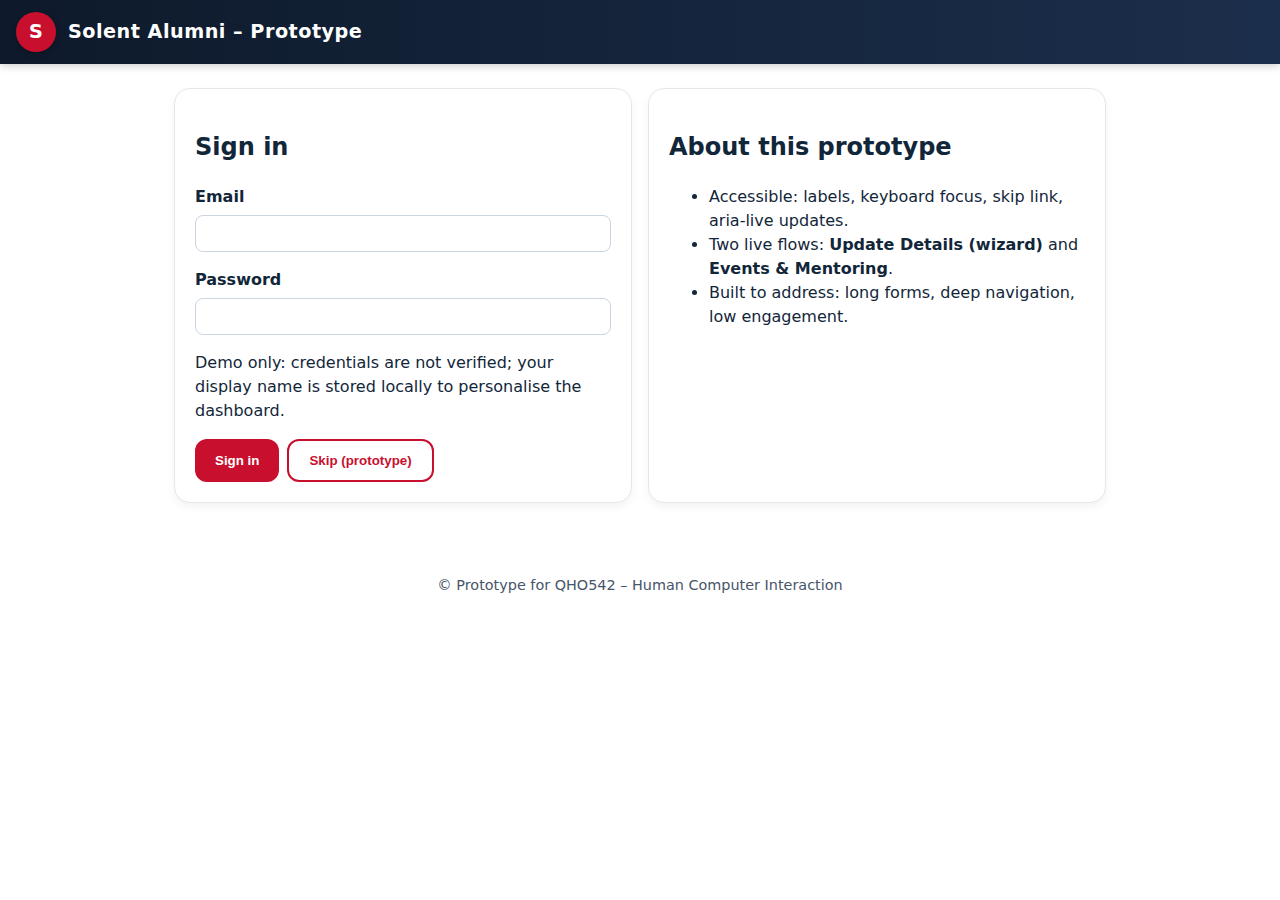
<file: index.html>
<!DOCTYPE html>
<html lang="en">
<head>
  <meta charset="utf-8">
  <meta name="viewport" content="width=device-width, initial-scale=1">
  <title>Solent Alumni | Login (Prototype)</title>
  <link rel="stylesheet" href="style.css">
  <script defer src="script.js"></script>
</head>
<body>
  <a href="#main" class="skiplink">Skip to content</a>
  <header><div class="logo" aria-hidden="true">S</div><h1>Solent Alumni – Prototype</h1></header>
  <main id="main" class="container">
    <div class="grid grid-2">
      <section class="card" aria-labelledby="signinTitle" aria-describedby="loginHelp">
        <h2 id="signinTitle">Sign in</h2>
        <form onsubmit="handleLogin(event)">
          <div class="input"><label for="email">Email</label><input id="email" name="email" type="email" autocomplete="username" required></div>
          <div class="input"><label for="password">Password</label><input id="password" name="password" type="password" autocomplete="current-password" required></div>
          <p id="loginHelp">Demo only: credentials are not verified; your display name is stored locally to personalise the dashboard.</p>
          <div style="display:flex;gap:.5rem;">
            <button type="submit" class="btn">Sign in</button>
            <button type="button" class="btn secondary" onclick="goto('dashboard.html')">Skip (prototype)</button>
          </div>
        </form>
      </section>
      <aside class="card">
        <h2>About this prototype</h2>
        <ul>
          <li>Accessible: labels, keyboard focus, skip link, aria-live updates.</li>
          <li>Two live flows: <strong>Update Details (wizard)</strong> and <strong>Events & Mentoring</strong>.</li>
          <li>Built to address: long forms, deep navigation, low engagement.</li>
        </ul>
      </aside>
    </div>
  </main>
  <footer>© Prototype for QHO542 – Human Computer Interaction</footer>
</body>
</html>
</file>
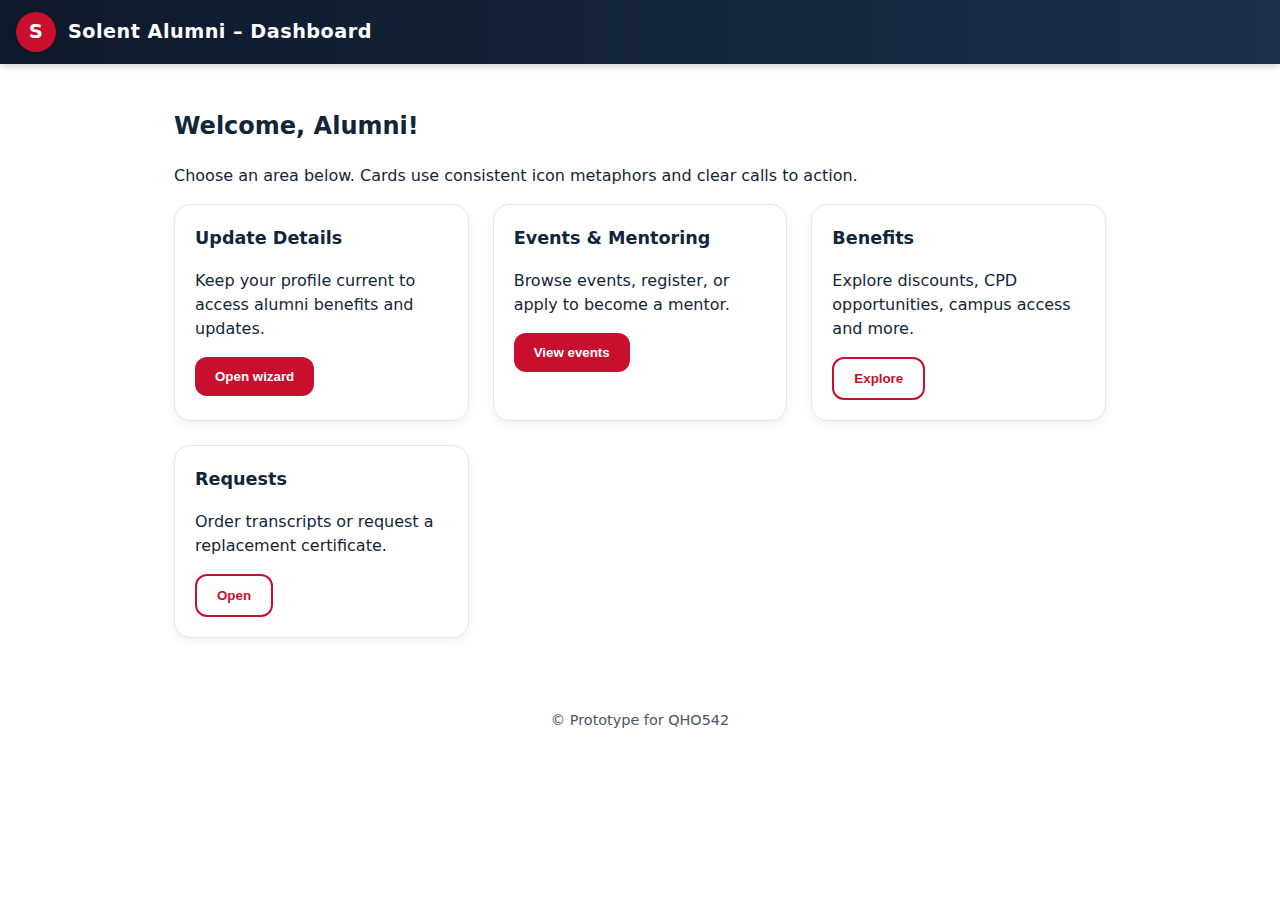
<file: dashboard.html>
<!DOCTYPE html>
<html lang="en">
<head>
  <meta charset="utf-8">
  <meta name="viewport" content="width=device-width, initial-scale=1">
  <title>Solent Alumni | Dashboard</title>
  <link rel="stylesheet" href="style.css">
  <script defer src="script.js"></script>
</head>
<body>
  <a href="#main" class="skiplink">Skip to content</a>
  <header><div class="logo" aria-hidden="true">S</div><h1>Solent Alumni – Dashboard</h1></header>
  <main id="main" class="container">
    <h2>Welcome, <span id="welcomeName">Alumni</span>!</h2>
    <p>Choose an area below. Cards use consistent icon metaphors and clear calls to action.</p>
    <section class="cards" aria-label="Main menu">
      <article class="card"><h3>Update Details</h3><p>Keep your profile current to access alumni benefits and updates.</p><button class="btn" onclick="goto('update-details.html')" aria-label="Open Update Details wizard">Open wizard</button></article>
      <article class="card"><h3>Events &amp; Mentoring</h3><p>Browse events, register, or apply to become a mentor.</p><button class="btn" onclick="goto('events.html')">View events</button></article>
      <article class="card"><h3>Benefits</h3><p>Explore discounts, CPD opportunities, campus access and more.</p><button class="btn secondary" onclick="alert('Prototype placeholder')">Explore</button></article>
      <article class="card"><h3>Requests</h3><p>Order transcripts or request a replacement certificate.</p><button class="btn secondary" onclick="alert('Prototype placeholder')">Open</button></article>
    </section>
  </main>
  <footer>© Prototype for QHO542</footer>
</body>
</html>
</file>
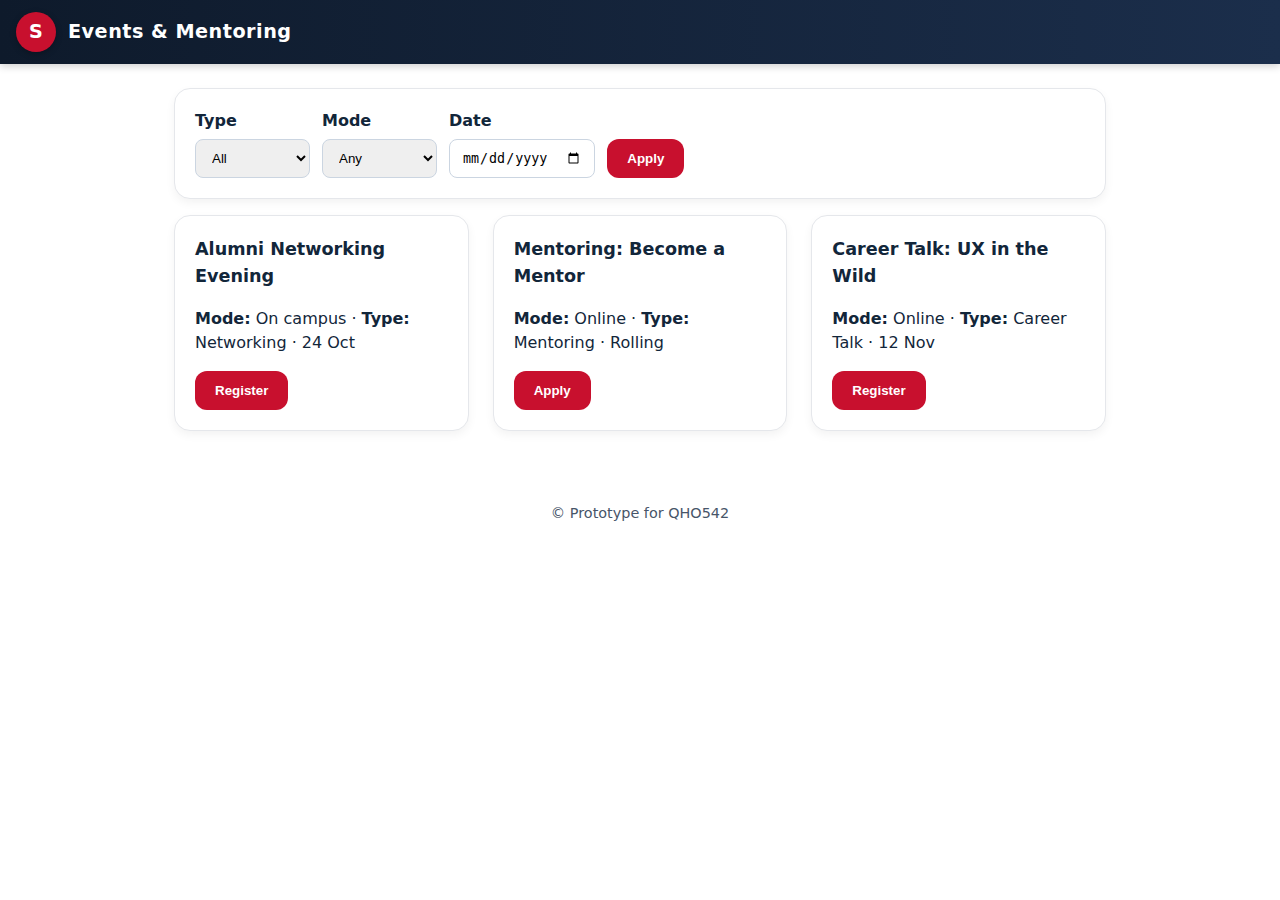
<file: events.html>
<!DOCTYPE html>
<html lang="en">
<head>
  <meta charset="utf-8">
  <meta name="viewport" content="width=device-width, initial-scale=1">
  <title>Solent Alumni | Events & Mentoring</title>
  <link rel="stylesheet" href="style.css">
  <script defer src="script.js"></script>
</head>
<body>
  <a href="#main" class="skiplink">Skip to content</a>
  <header><div class="logo" aria-hidden="true">S</div><h1>Events &amp; Mentoring</h1></header>
  <main id="main" class="container">
    <form class="filterbar card" onsubmit="event.preventDefault()" aria-label="Event filters">
      <div class="input"><label for="type">Type</label>
        <select id="type"><option value="all">All</option><option value="networking">Networking</option><option value="talk">Career Talk</option><option value="mentoring">Mentoring</option></select>
      </div>
      <div class="input"><label for="mode">Mode</label>
        <select id="mode"><option value="all">Any</option><option value="online">Online</option><option value="campus">On campus</option></select>
      </div>
      <div class="input"><label for="date">Date</label><input id="date" type="date"></div>
      <button class="btn" type="button" onclick="alert('Filters applied (prototype)')">Apply</button>
    </form>
    <section class="cards" aria-label="Events list">
      <article class="card"><h3>Alumni Networking Evening</h3><p><strong>Mode:</strong> On campus · <strong>Type:</strong> Networking · 24 Oct</p><button class="btn" onclick="alert('Registered! (prototype)')">Register</button></article>
      <article class="card"><h3>Mentoring: Become a Mentor</h3><p><strong>Mode:</strong> Online · <strong>Type:</strong> Mentoring · Rolling</p><button class="btn" onclick="alert('Applied! (prototype)')">Apply</button></article>
      <article class="card"><h3>Career Talk: UX in the Wild</h3><p><strong>Mode:</strong> Online · <strong>Type:</strong> Career Talk · 12 Nov</p><button class="btn" onclick="alert('Registered! (prototype)')">Register</button></article>
    </section>
  </main>
  <footer>© Prototype for QHO542</footer>
</body>
</html>
</file>
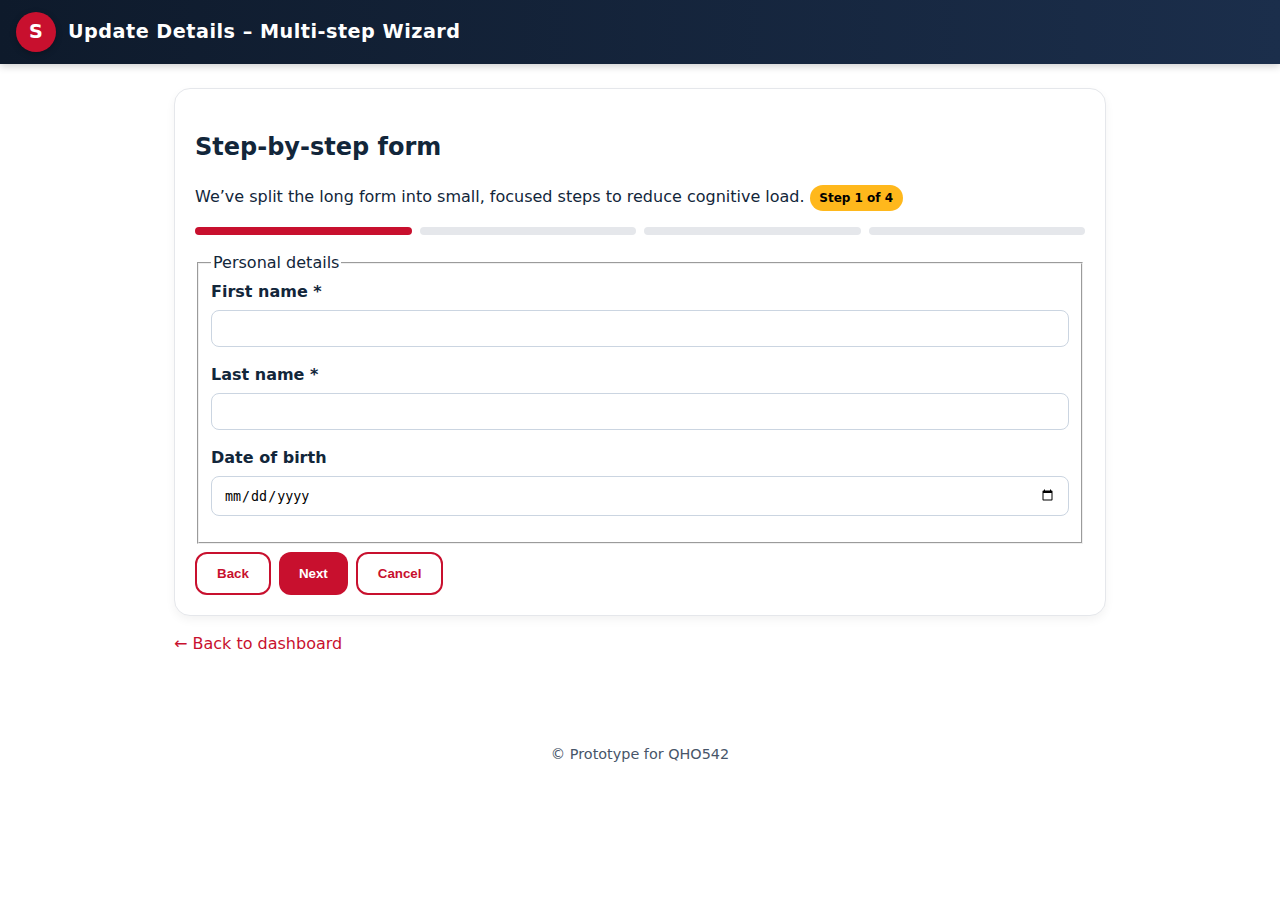
<file: update-details.html>
<!DOCTYPE html>
<html lang="en">
<head>
  <meta charset="utf-8">
  <meta name="viewport" content="width=device-width, initial-scale=1">
  <title>Update Details – Wizard</title>
  <link rel="stylesheet" href="style.css">
  <script defer src="script.js"></script>
</head>
<body>
  <a href="#main" class="skiplink">Skip to content</a>
  <header><div class="logo" aria-hidden="true">S</div><h1>Update Details – Multi-step Wizard</h1></header>
  <main id="main" class="container">
    <div class="card wizard" role="group" aria-labelledby="wizardTitle" aria-describedby="wizardDesc">
      <h2 id="wizardTitle">Step-by-step form</h2>
      <p id="wizardDesc">We’ve split the long form into small, focused steps to reduce cognitive load. <span class="badge" aria-live="polite" id="live">Step 1 of 4</span></p>
      <div class="progress" aria-hidden="true"><div class="step"></div><div class="step"></div><div class="step"></div><div class="step"></div></div>
      <form onsubmit="submitWizard(event)" novalidate>
        <section class="wizard-step" aria-label="Personal details">
          <fieldset><legend>Personal details</legend>
            <div class="input"><label for="first">First name <span aria-hidden="true">*</span></label><input id="first" name="first" required autocomplete="given-name"></div>
            <div class="input"><label for="last">Last name <span aria-hidden="true">*</span></label><input id="last" name="last" required autocomplete="family-name"></div>
            <div class="input"><label for="dob">Date of birth</label><input id="dob" name="dob" type="date" autocomplete="bday"></div>
          </fieldset>
        </section>
        <section class="wizard-step" aria-label="Contact">
          <fieldset><legend>Contact</legend>
            <div class="input"><label for="email2">Email <span aria-hidden="true">*</span></label><input id="email2" name="email" type="email" required autocomplete="email" placeholder="name@example.com"></div>
            <div class="input"><label for="phone">Phone</label><input id="phone" name="phone" type="tel" autocomplete="tel" placeholder="+44 7xxx xxxxxx" pattern="^[+0-9 ()-]{7,}$"></div>
            <div class="input"><label for="country">Country</label><input id="country" name="country" list="countries" autocomplete="country-name" placeholder="Start typing…"><datalist id="countries"><option>United Kingdom</option><option>Ireland</option><option>United States</option><option>Germany</option><option>France</option><option>Spain</option><option>Italy</option><option>India</option><option>Nigeria</option><option>China</option><option>Australia</option></datalist></div>
          </fieldset>
        </section>
        <section class="wizard-step" aria-label="Employment">
          <fieldset><legend>Employment (optional)</legend>
            <div class="input"><label for="employer">Employer</label><input id="employer" name="employer" placeholder="Company name"></div>
            <div class="input"><label for="role">Job title</label><input id="role" name="role" placeholder="e.g., UX Designer"></div>
            <div class="input"><label for="sector">Sector</label><select id="sector" name="sector"><option value="">Select sector</option><option>Technology</option><option>Finance</option><option>Healthcare</option><option>Education</option><option>Creative Industries</option><option>Public Sector</option></select></div>
          </fieldset>
        </section>
        <section class="wizard-step" aria-label="Subscriptions and consent">
          <fieldset><legend>Subscriptions and consent</legend>
            <div class="input"><label><input type="checkbox" id="news" name="news"> Subscribe to the alumni newsletter</label></div>
            <div class="input"><label><input type="checkbox" id="consent" name="consent" required> I consent to Solent University processing my data in line with the <a href="#" rel="noopener">privacy policy</a>.</label></div>
            <p style="margin-top:.25rem; color:#475569; font-size:.9rem;">You can withdraw consent at any time. Only necessary data is collected for alumni services.</p>
          </fieldset>
        </section>
        <div style="display:flex; gap:.5rem; margin-top:.5rem">
          <button id="prevBtn" type="button" class="btn secondary" onclick="prevStep()">Back</button>
          <button id="nextBtn" type="button" class="btn" onclick="nextStep()">Next</button>
          <button id="submitBtn" type="submit" class="btn" style="display:none">Submit</button>
          <button type="button" class="btn secondary" onclick="goto('dashboard.html')" aria-label="Exit without submitting">Cancel</button>
        </div>
      </form>
    </div>
    <p style="margin-top:1rem;"><a href="dashboard.html">← Back to dashboard</a></p>
  </main>
  <footer>© Prototype for QHO542</footer>
</body>
</html>
</file>
<file: style.css>
:root {
  --solent-red:#C8102E;
  --navy:#0E1A2B;
  --ink:#12263A;
  --bg:#FFFFFF;
  --muted:#F3F4F6;
  --accent:#FFB81C; /* fun accent yellow */
}

*{box-sizing:border-box;}
html{font-size:16px;}
body{
  font-family:system-ui,-apple-system,Segoe UI,Roboto,Ubuntu,Helvetica,Arial,sans-serif;
  margin:0;
  background:var(--bg);
  color:var(--ink);
  line-height:1.5;
}

a{color:var(--solent-red);text-decoration:none;}
a:focus,button:focus,input:focus,select:focus{
  outline:3px solid var(--solent-red);
  outline-offset:2px;
}

header{
  background:linear-gradient(90deg,var(--navy),#1B2E4B);
  color:#fff;
  padding:.75rem 1rem;
  display:flex;
  align-items:center;
  gap:.75rem;
  box-shadow:0 2px 8px rgba(0,0,0,.2);
}
header .logo{
  width:40px;height:40px;border-radius:50%;
  background:var(--solent-red);color:#fff;
  display:grid;place-items:center;
  font-weight:700;font-size:1.2rem;
  box-shadow:0 2px 6px rgba(0,0,0,.25);
}
header h1{margin:0;font-size:1.2rem;letter-spacing:0.5px;}

.container{max-width:980px;margin:0 auto;padding:1.5rem;}

.card{
  background:#fff;
  border:1px solid #e5e7eb;
  border-radius:1rem;
  padding:1.25rem;
  box-shadow:0 4px 10px rgba(0,0,0,.05);
  transition:transform .2s, box-shadow .2s;
}
.card:hover{
  transform:translateY(-4px);
  box-shadow:0 6px 16px rgba(0,0,0,.15);
}
.card h3{margin-top:0; font-size:1.1rem;}

.grid{display:grid;gap:1rem;}
.grid-2{grid-template-columns:repeat(2,1fr);}
.grid-3{grid-template-columns:repeat(3,1fr);}

.cards{
  display:grid;
  grid-template-columns:repeat(auto-fit,minmax(240px,1fr));
  gap:1.5rem;
}

.btn{
  background:var(--solent-red);
  color:#fff;
  border:none;
  border-radius:.75rem;
  padding:.75rem 1.25rem;
  cursor:pointer;
  font-weight:600;
  transition:background .2s, transform .2s;
}
.btn:hover{background:#a00d25;transform:translateY(-2px);}
.btn.secondary{
  background:#fff;
  color:var(--solent-red);
  border:2px solid var(--solent-red);
}
.btn.secondary:hover{
  background:var(--muted);
}

.input{display:flex;flex-direction:column;gap:.375rem;margin-bottom:1rem;}
input,select{
  padding:.625rem .75rem;
  border:1px solid #cbd5e1;
  border-radius:.5rem;
  width:100%;
  transition:border .2s;
}
input:focus,select:focus{border-color:var(--solent-red);}

label{font-weight:600;}
footer{
  margin-top:2rem;
  padding:1rem;
  color:#475569;
  text-align:center;
  font-size:.9rem;
}

.skiplink{
  position:absolute;left:-10000px;top:auto;width:1px;height:1px;overflow:hidden;
}
.skiplink:focus{
  position:static;width:auto;height:auto;
  background:var(--solent-red);color:#fff;
  padding:.25rem .5rem;
}

.progress{
  display:flex;gap:.5rem;margin:1rem 0;
}
.step{
  flex:1;height:8px;background:#e5e7eb;border-radius:4px;
  position:relative;overflow:hidden;
}
.step.active{
  background:var(--solent-red);
  animation:fill .6s ease forwards;
}
@keyframes fill{from{width:0;}to{width:100%;}}

.badge{
  display:inline-block;
  padding:.25rem .6rem;
  border-radius:999px;
  background:var(--accent);
  font-size:.75rem;
  font-weight:600;
  color:#000;
}

.filterbar{
  display:flex;gap:.75rem;flex-wrap:wrap;align-items:end;margin-bottom:1rem;
}
.filterbar .input{margin:0;}
</file>
